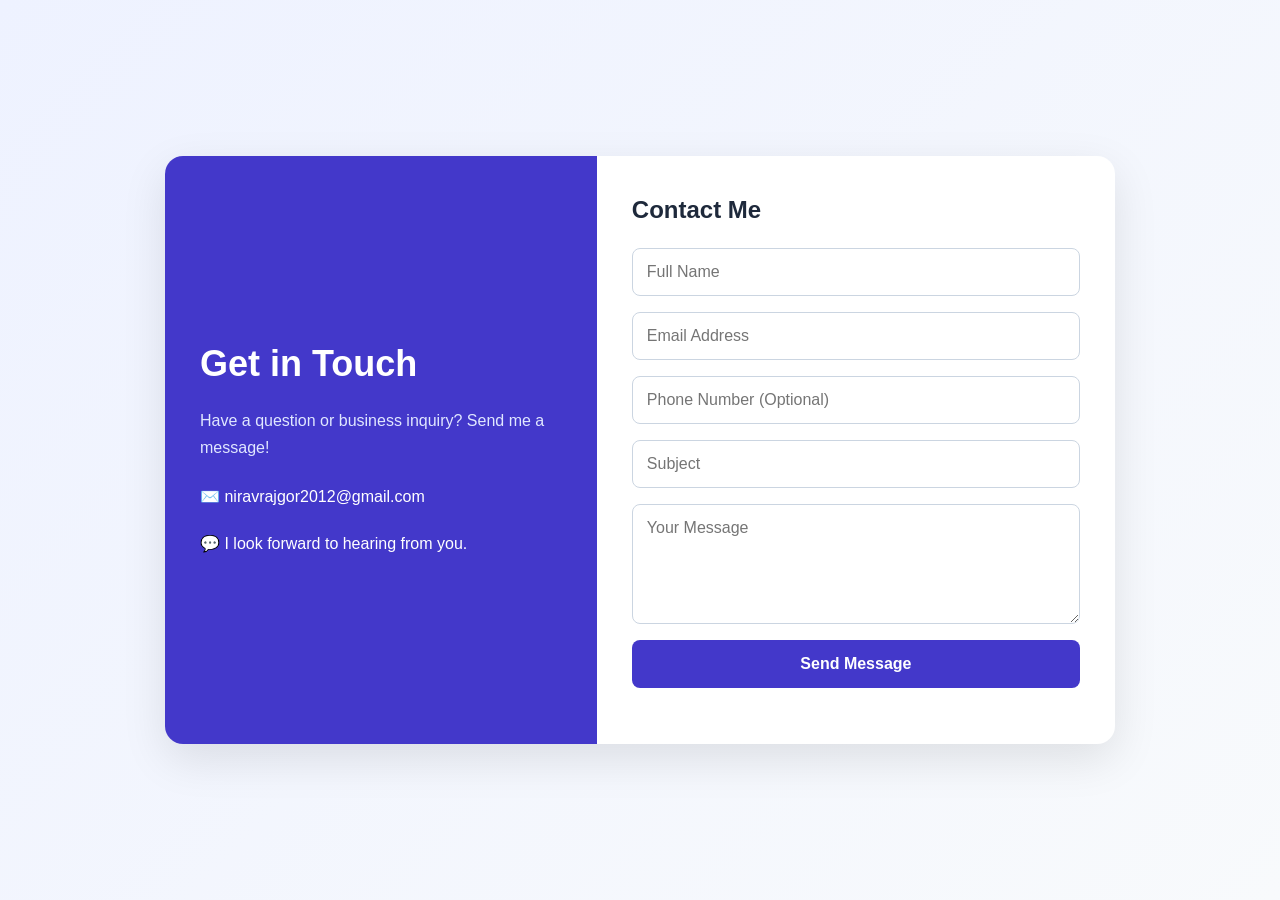
<file: index.html>
<!DOCTYPE html>
<html lang="en">
<head>
  <meta charset="UTF-8">
  <meta name="viewport" content="width=device-width, initial-scale=1.0">
  <title>Contact Us</title>
  <link rel="stylesheet" href="style.css">
</head>
<body>
  <section class="contact-section">
    <div class="contact-info">
      <h1>Get in Touch</h1>
      <p>Have a question or business inquiry? Send me a message!</p>
      <div class="info-item">✉️ niravrajgor2012@gmail.com</div>
      <div class="info-item">💬 I look forward to hearing from you.</div>
    </div>

    <form id="contactForm">
      <h2>Contact Me</h2>

      <input type="text" name="name" placeholder="Full Name"
             required maxlength="100">

      <input type="email" name="email" placeholder="Email Address"
             required maxlength="254">

      <input type="tel" name="phone" placeholder="Phone Number (Optional)"
             maxlength="25">

      <input type="text" name="subject" placeholder="Subject"
             required maxlength="150">

      <textarea name="message" placeholder="Your Message"
                rows="5" required maxlength="5000"></textarea>

      <!-- Honeypot spam protection -->
      <input type="text" name="_honey" class="honeypot"
             tabindex="-1" autocomplete="off" aria-hidden="true">

      <button type="submit" id="submitBtn">Send Message</button>
      <p id="formStatus" role="status" aria-live="polite"></p>
    </form>
  </section>

  <script src="script.js"></script>
</body>
</html>
</file>
<file: style.css>
* {
  margin: 0;
  padding: 0;
  box-sizing: border-box;
}

body {
  font-family: Arial, sans-serif;
  background: linear-gradient(135deg, #eef2ff, #f8fafc);
  min-height: 100vh;
  display: flex;
  align-items: center;
  justify-content: center;
  padding: 25px;
}

.contact-section {
  display: grid;
  grid-template-columns: 1fr 1.2fr;
  max-width: 950px;
  width: 100%;
  background: #fff;
  border-radius: 18px;
  overflow: hidden;
  box-shadow: 0 15px 45px rgba(0, 0, 0, 0.1);
}

.contact-info {
  background: #4338ca;
  color: white;
  padding: 45px 35px;
  display: flex;
  flex-direction: column;
  justify-content: center;
  gap: 22px;
}

.contact-info h1 {
  font-size: 36px;
}

.contact-info p {
  line-height: 1.7;
  color: #e0e7ff;
}

.info-item {
  overflow-wrap: anywhere;
  line-height: 1.6;
}

form {
  padding: 40px 35px;
  display: flex;
  flex-direction: column;
  gap: 16px;
}

form h2 {
  color: #1e293b;
  margin-bottom: 8px;
}

input, textarea {
  width: 100%;
  padding: 14px;
  border: 1px solid #cbd5e1;
  border-radius: 8px;
  font: inherit;
  outline: none;
  transition: border-color 0.2s, box-shadow 0.2s;
}

input:focus, textarea:focus {
  border-color: #4338ca;
  box-shadow: 0 0 0 3px rgba(67, 56, 202, 0.12);
}

textarea {
  resize: vertical;
}

button {
  background: #4338ca;
  color: white;
  border: none;
  padding: 15px;
  border-radius: 8px;
  font-size: 16px;
  font-weight: bold;
  cursor: pointer;
  transition: background 0.2s;
}

button:hover {
  background: #3730a3;
}

button:disabled {
  opacity: 0.65;
  cursor: not-allowed;
}

#formStatus {
  line-height: 1.5;
  font-size: 14px;
}

#formStatus.success {
  color: #15803d;
}

#formStatus.error {
  color: #b91c1c;
}

.honeypot {
  position: absolute;
  left: -9999px;
}

@media (max-width: 700px) {
  body {
    padding: 15px;
  }

  .contact-section {
    grid-template-columns: 1fr;
  }

  .contact-info {
    padding: 30px 25px;
  }

  .contact-info h1 {
    font-size: 30px;
  }

  form {
    padding: 30px 25px;
  }
}
</file>
